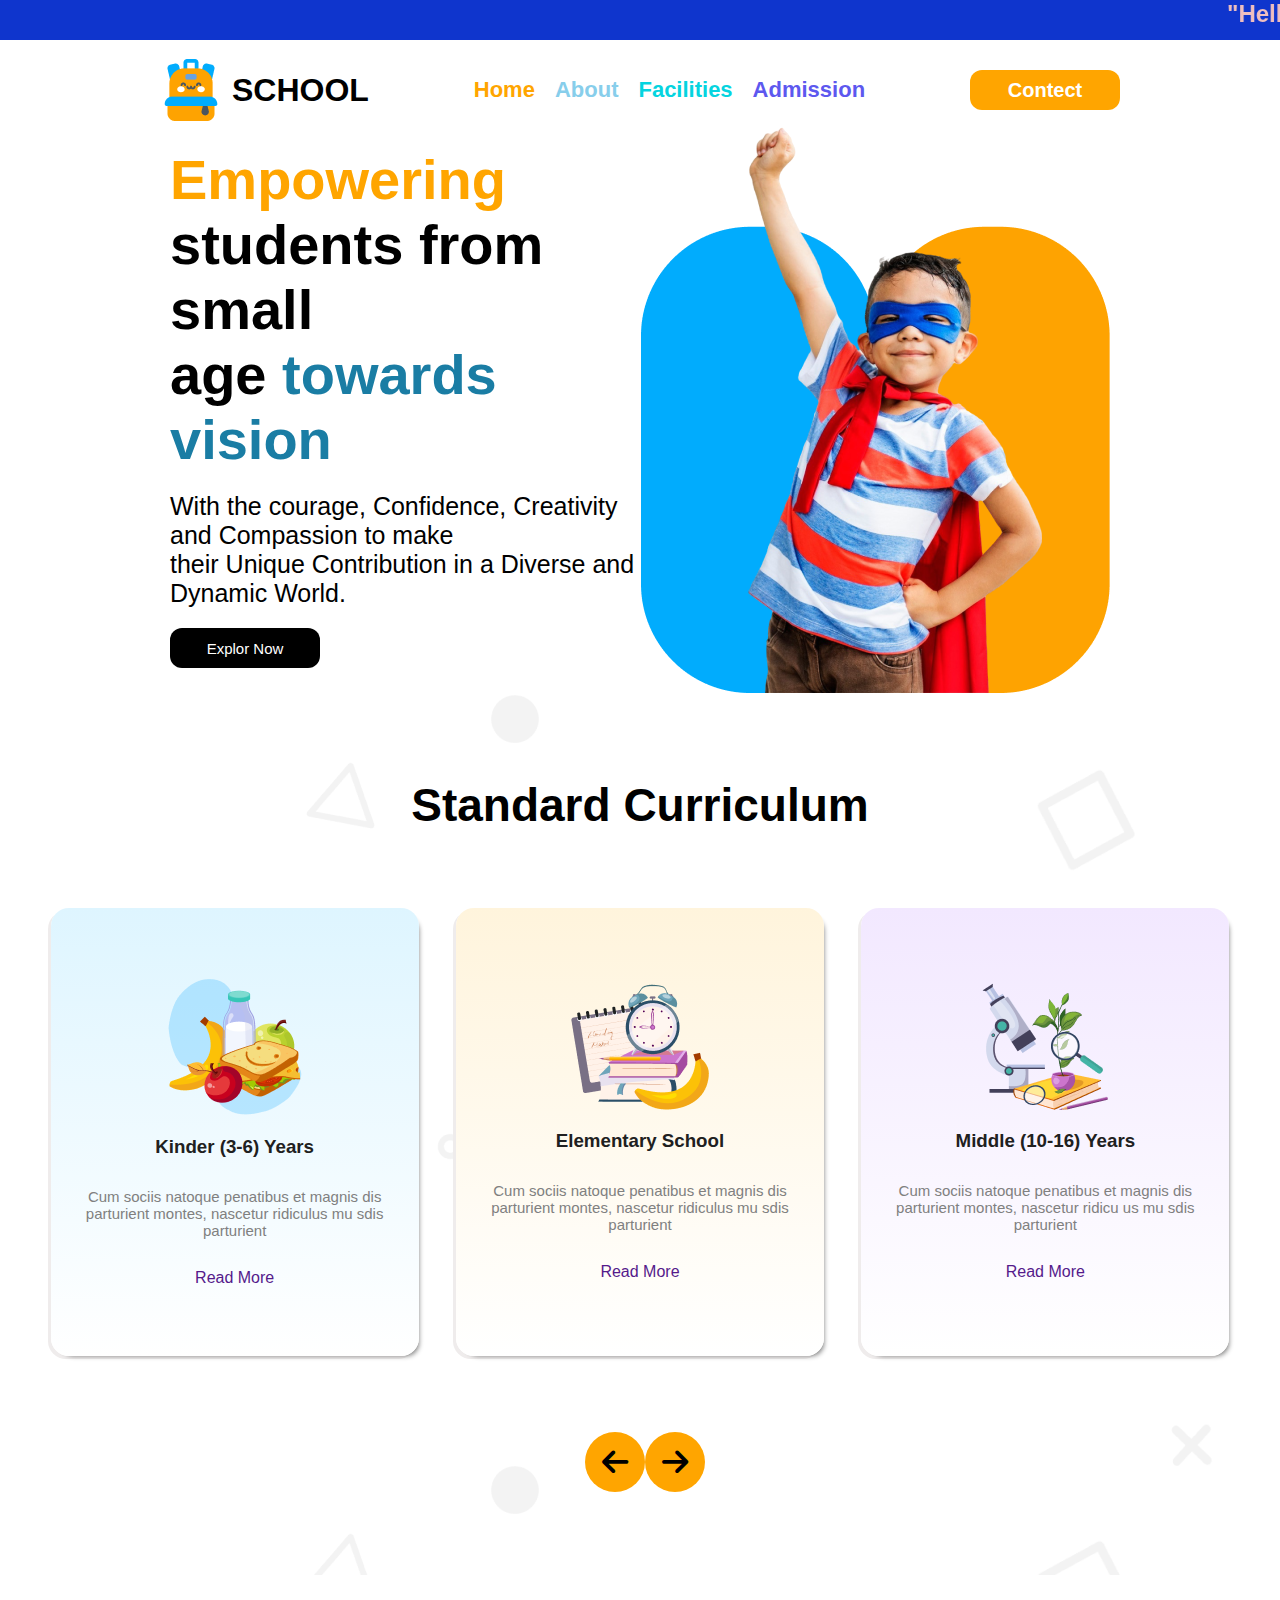
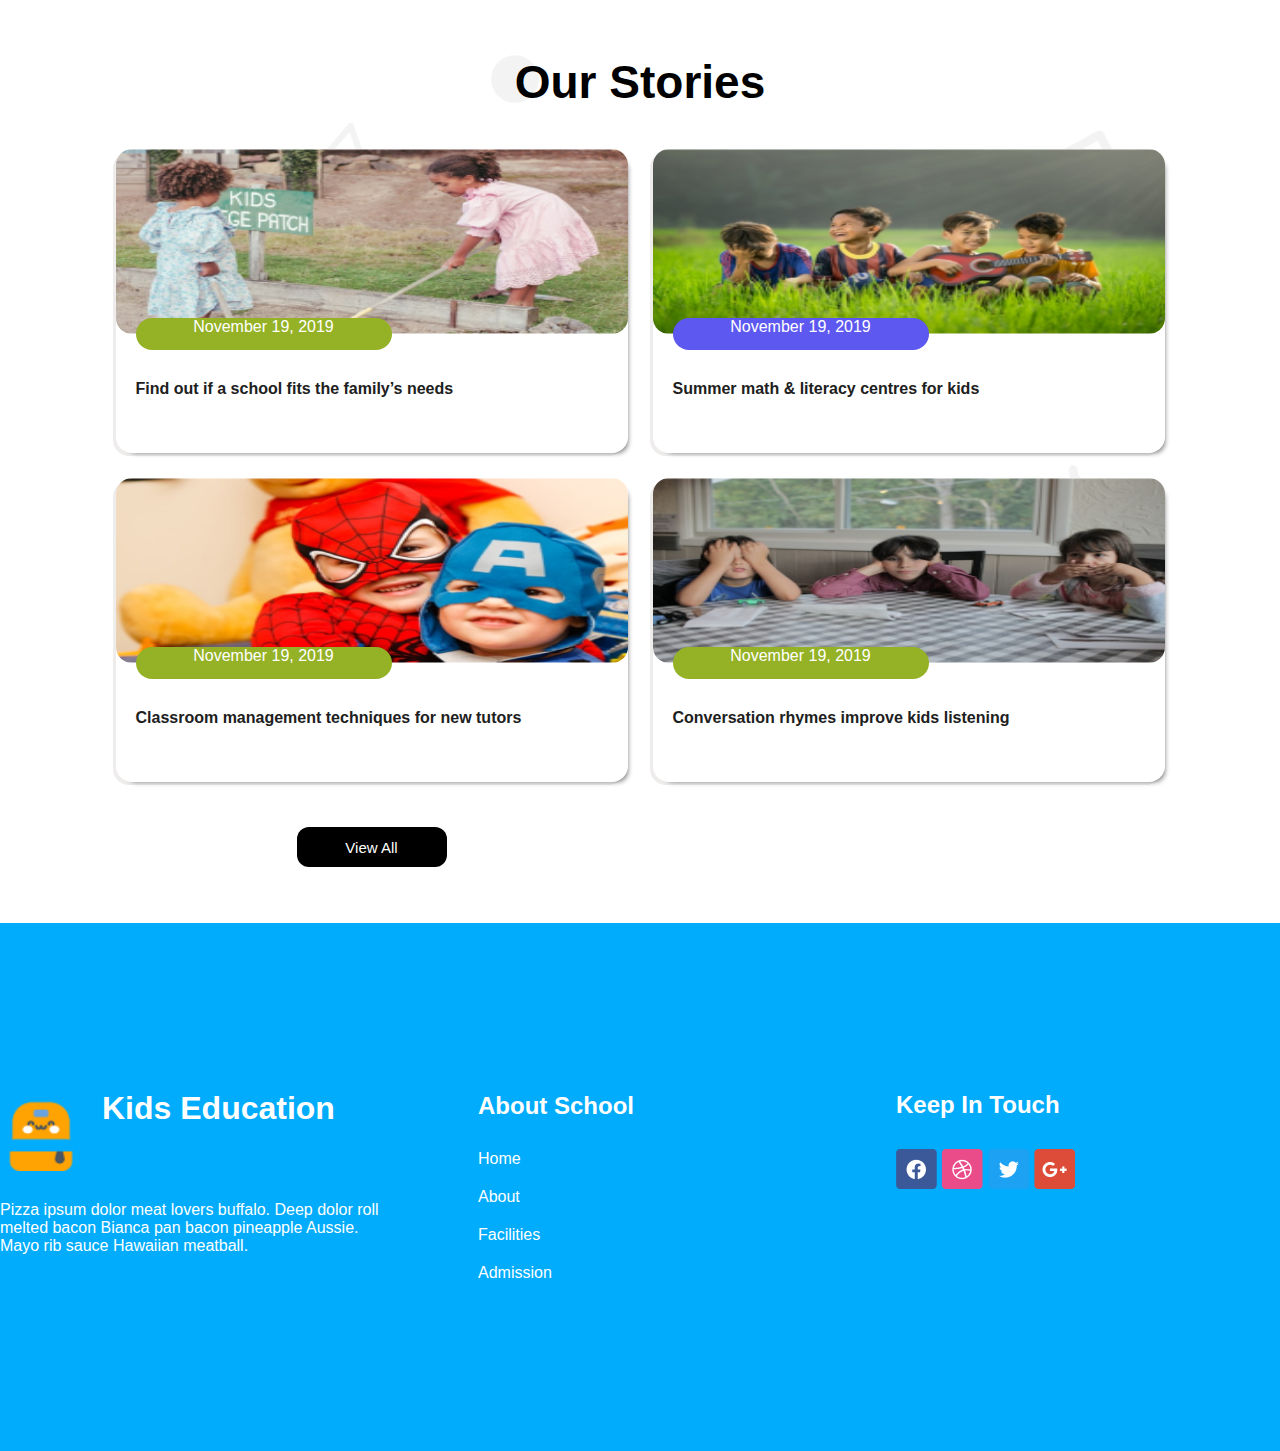
<file: index.html>
<!DOCTYPE html>
<html lang="en">
<head>
    <meta charset="UTF-8">
    <meta name="viewport" content="width=device-width, initial-scale=1.0">
    <title>kids</title>
    <link rel="stylesheet" href="https://cdnjs.cloudflare.com/ajax/libs/font-awesome/6.7.2/css/all.min.css" integrity="sha512-Evv84Mr4kqVGRNSgIGL/F/aIDqQb7xQ2vcrdIwxfjThSH8CSR7PBEakCr51Ck+w+/U6swU2Im1vVX0SVk9ABhg==" crossorigin="anonymous" referrerpolicy="no-referrer" />
    <link rel="stylesheet" href="kids1.css">
</head>
<body>
        <div class="Marquee">
           <marquee scrollamount="" behavior="115" direction="">
            <h2>"Hello, my name is Rashed. I am a student currently studying Thakurgaon Polytechnic Institute,Thakurgaon. I am passionate about  technology and science. I enjoy learning and exploring new opportunities to grow and develop my skills."</h2>
           </marquee>
        </div>
    <!-- <section class="nav-section"> -->
        <nav class="nav-container">
            <div class="img-school">
                <img src="images/logo.png" alt="">
                <h1 class="school">SCHOOL</h1>
            </div>
            <ul id="menuList" class="option-container">
                <li class="option1 option">Home</li>
                <li class="option2 option">About</li>
                <li class="option3 option">Facilities</li>
                <li class="option4 option">Admission</li>
            </ul>
            <div class="nav-btn">
                <a class="btn" href="#">Contect</a>
            </div>
            <div class="menu-icon">
                <i class="fa-solid fa-list" onclick="toggleMenu()"></i>
            </div>
        </nav>

        <!-- banner section -->

        <div class="banner-section">
            <div class="banner-container">
                <h1 class="banner-title"><span class="empower">Empowering</span> <br>
                    students from small <br> age <span class="vision">towards vision</span></h1>
                <p class="banner-description">With the courage, Confidence, Creativity and Compassion to make <br> their Unique Contribution in a Diverse and Dynamic World.</p>
                <button class="banner-btn">
                    <a class="btn" href="#">Explor Now </a>
                </button>
            </div>
            <div class="banner-img">
                <img src="images/hero-kids.png" alt="">
            </div>
        </div>

        <!-- curriculum section -->

        <div class="curriculum-section">
            <h2 class="primary-font">Standard Curriculum</h2>
            <div class="box-container">
                <div class="box box1">
                    <img src="images/kinder.png" alt="">
                    <h3 class="primary-title">Kinder (3-6) Years</h3>
                    <p class="primary-description">Cum sociis natoque penatibus et magnis
                        dis parturient montes, nascetur ridiculus
                        mu sdis parturient</p>
                    <a href="">Read More</a>
                </div>
                <div class="box box2">
                    <img src="images/elementary.png" alt="">
                    <h3 class="primary-title">Elementary School</h3>
                    <p class="primary-description">Cum sociis natoque penatibus et magnis
                        dis parturient montes, nascetur ridiculus
                        mu sdis parturient</p>
                    <a href="">Read More</a>
                </div>
                <div class="box box3">
                    <img src="images/middle.png" alt="">
                    <h3 class="primary-title">Middle (10-16) Years</h3>
                    <p class="primary-description">Cum sociis natoque penatibus et magnis
                        dis parturient montes, nascetur ridicu                    us
                        mu sdis parturient</p>
                    <a href="">Read More</a>
                </div>               
            </div>
            <div class="circle">
                <div class="div">
                    <i class="fa-solid fa-arrow-right"></i>
                </div>
                <div class="div">
                    <i class="fa-solid fa-arrow-left"></i>
                </div>
            </div>
        </div>

        <!-- stories section -->

        <div class="stroies-section">
            <h2 class="primary-font stories">Our Stories</h2>
            <div class="stories-photo-container">
                <div class="big-box">
                    <img class="big-img" src="images/story-1.png" alt="">
                    <div class="description-container">
                        <div class="stories-btn primary-stories-btn stories-big-btn">
                            <a class="btn big-btn" href="#">November 19, 2019</a>
                        </div>
                        <div class="description">
                            <h3 class="big-title primary-title">A fun toddler coloring training on
                                classroom</h3>
                            <p class="big-description primary-description">Beautiful branding for changes by Never Now in Australia.
                                changes is a platform for open discussion in an inclusive and
                                collaborative environment, providing the...</p>
                        </div>
                    </div>
                </div>

                <div class="images4-container">
                    <div class="kids-img-container">
                        <img class="big-img" src="images/story-2.png" alt="">
                        <div class="mini-description">
                            <div class="primary-stories-btn mini-btn mini-btn1">
                                <a class="btn" href="">November 19, 2019</a>
                            </div>
                            <p class="primary-title mini-title">Find out if a school fits the family’s needs</p>
                        </div>
                    </div>
                    <div class="kids-img-container">
                        <img class="big-img" src="images/story-3.png" alt="">
                        <div class="mini-description">
                            <div class="primary-stories-btn mini-btn mini-btn2">
                                <a class="btn" href="#">November 19, 2019</a>
                            </div>
                            <p class="primary-title mini-title">Summer math & literacy
                                centres for kids</p>
                        </div>
                    </div>
                    <div class="kids-img-container">
                        <img class="big-img" src="images/story-4.png" alt="">
                        <div class="mini-description">
                            <div class="primary-stories-btn mini-btn mini-btn3">
                                <a class="btn" href="#">November 19, 2019</a>
                            </div>
                            <p class="primary-title mini-title">Classroom management
                                techniques for new tutors</p>
                        </div>
                    </div>
                    <div class="kids-img-container">
                        <img class="big-img" src="images/story-5.png" alt="">
                        <div class="mini-description">
                            <div class="primary-stories-btn mini-btn mini-btn4">
                                <a class="btn" href="#">November 19, 2019</a>
                            </div>
                            <p class="primary-title mini-title">Conversation rhymes
                                improve kids listening</p>
                        </div>
                    </div>
                    <div class="last-btn">
                        <button class="banner-btn ">
                            <a class="btn" href="#">View All </a>
                        </button>
                    </div>
                </div>
                
            </div>
        </div>

        <!-- footer section -->

        <div class="footer-section">
            <div class="footer-div">
                <div class="footer-box">
                    <div class="kids-img">
                        <img id="icon" src="images/logo.png" alt="">
                        <h1 id="kids-edu" class="school">Kids Education</h1>
                    </div>
                    <p class=" btn footer-description">Pizza ipsum dolor meat lovers buffalo. Deep dolor roll melted bacon Bianca pan bacon pineapple Aussie. Mayo rib sauce Hawaiian meatball.</p>
                </div>
                <div id="midile-box" class="footer-box">
                    <h2 class=" btn">About School</h2>
                    <div class="menu">
                        <p class="btn">Home</p>
                        <p class="btn">About</p>
                        <p class="btn">Facilities</p>
                        <p class="btn">Admission</p> 
                    </div>
                </div>
                <div class="footer-box">
                    <div id="footer-logo">
                        <h2  class=" btn ">Keep In Touch</h2>
                         <div class="logo">
                             <img src="images/fb.png" alt="">
                             <img src="images/dribble.png" alt="">
                             <img src="images/twitter.png" alt="">
                             <img src="images/google+.png" alt="">
                         </div>
                    </div>
                </div>
            </div>
        </div>

        <script>
            let menuList = document.getElementById("menuList")
            menuList.style.maxHeight ="0px";

            function toggleMenu(){
                 if(menuList.style.maxHeight =="0px")
                 {
                    menuList.style.maxHeight ="300px"; 
                 }
                 else{
                    menuList.style.maxHeight = "0px";
                 }
            }

        </script>
</body>
</html>
</file>
<file: kids1.css>
*{
    margin: 0px;
    padding: 0px;
    box-sizing: border-box;
    font-family: sans-serif;
}
.Marquee{
    height: 40px;
    width: 100vw;
    color: #efbfbf;
    align-items: center;
    justify-content: center;
    background-color: rgb(15, 53, 205);
}

/* shared style */

a, li{
    text-decoration: none;
    list-style-type: none;
}
html,body{
    height: 100%;
    width: 100%;
}
.btn{
    color: #FFFFFF;
}
.primary-font{
    font-weight: bold;
    font-size: 46px;
    color: #000000;
}
.primary-title{
    font-weight: bold;
    font-display: 24px;
    color: #202020;
}
.primary-description{
    font-weight: 600px;
    font-size: 15px;
    color: #808080;
    margin: 10px;
}
.circle{
    height: 60px;
    width: 130px;
    display: flex;
    flex-direction: row-reverse;
}
.div{
    height: 60px;
    width: 60px;
    background-color: orange;
    border-radius: 50%;
   
}
.primary-stories-btn{
    height: 2rem;
    position: relative;
    text-align: center;
    width: 10rem;
    color: #FFFFFF;
    border-radius: 16px;
    background-color: #5D58EF;
}
/* navbar style */
    

.nav-container{
    padding: 10px 30px;
    display: flex;
    justify-content: space-between;
    align-items: center;
    position: relative;
    height: 60px;
    margin: 0 130px;
    margin-top: 20px;
}
.img-school{
    display: flex;
    align-items: center;
    gap: 10px;
}
.option-container{
    display: flex;
    align-items: center;
    gap: 20px;
}
.option{
    font-weight: bold;
    font-size: 22px;
}
.option1{
    color: orange;
}
.option2{
    color: skyblue;
}
.option3{
    color: #05D4DF;
}
.option4{
    color: #5D58EF;
}
.menu-icon{
    display: none;
}
i{
    font-size:30px;
}
.nav-btn{
    display: flex;
    height: 40px;
    width: 150px;
    border-radius: 12px;
    font-weight: bold;
    font-size: 20px;
    background-color: orange;
    align-items: center;
    justify-content: center;
}

/* banner style */

.banner-section{
    height: 575px;
    position: relative;
    display: flex;
    align-items: center;
    justify-content: space-between;
}
.banner-title{
    font-weight: bold;
    font-size: 56px;
}
.banner-description{
    font-size: 25px;
    margin-top: 20px;

}
.banner-btn{
    width: 150px;
    height: 40px;
    margin-top: 20px;
    font-size: 15px;
    background-color: black;
    border-radius: 12px;
    border: none;
}
.banner-container{
    margin-left: 170px;
}
.empower{
    color: orange;
}
.vision{
    color: rgb(26, 125, 164);
}
.banner-img{
    margin-right: 170px;
}

/* curriculum style */

.curriculum-section{
    height: 880px;
    position: relative;
    display: flex;
    flex-direction: column;
    gap: 80px;
    background-image: url("images/bg.png");
    align-items: center;
    justify-content: center;
}
.box-container{
    display: flex;
    justify-content: space-around;
    align-items: center;
    height: 440px;
    width: 95%;

}
.box{
    height: 28rem;
    width: 23rem;
    display: flex;
    flex-direction: column;
    justify-content: center;
    align-items: center;
    text-align: center;
    gap: 20px;
    border-radius: 18px;

    
}
.box1{
    background: linear-gradient(#DEF5FF,#FFFFFF);
    box-shadow: 5px 5px 5px -5px gray, -3px 3px rgb(239, 236, 236);
}
.box2{
    background: linear-gradient(#FFF4DC, #FFFFFF);
    box-shadow: 5px 5px 5px -5px gray, -3px 3px rgb(239, 236, 236);
}
.box3{
    background: linear-gradient(#F2E8FF,#FFFFFF);
    box-shadow: 5px 5px 5px -5px gray, -3px 3px rgb(239, 236, 236);
}
.div{
    display: flex;
    justify-content: center;
    align-items: center;
}

/* stories style */
.stroies-section{
    /* height: 55rem; */
    width: 100%;
    display: flex;
    flex-direction: column;
    justify-content: center;
    align-items: center;
    text-align: center;
    background-image: url("images/bg.png");
}
.stories-photo-container{
    /* height: 39rem;
    width: 88rem; */
    display: flex;
    justify-content:center;
    gap: 20px;
    
}
.big-box{
    height: 39rem;
    width: 47%;
    border-radius: 16px;
    display: flex;
    justify-content: center;
    align-items: center;
    flex-direction: column;
    background-color: #FFFFFF;
    gap: 10px;
    box-shadow:5px 5px 5px -5px gray, -3px 3px rgb(239, 236, 236);
}
.images4-container{
    height: 39rem;
    width: 44%;
    display: grid;
    gap: 25px;
    grid-template-columns: repeat(2,1fr);
    justify-content: center;
    align-items: center;
}
.big-img{
    width: 100%;
    height: 61%;
    border-radius: 16px;
    
}
.stories-btn{
    margin-top: -120px;
}
.kids-img-container{
    height: 19rem;
    width: 19rem;
    border-radius: 1rem;
    background-color: #FFFFFF;
    box-shadow:5px 5px 5px -5px gray, -3px 3px rgb(239, 236, 236);
}
.description-container{
    display: flex;
    height: 39%;
    width: 95%;
    gap: 50px;
    text-align: start;
    justify-content: center;
    flex-direction: column;
}
.big-btn{
  margin-top: 30px;
}
.big-description{
    margin-top: 30px;
}
.mini-btn{
    margin-top: -20px;
}
.mini-description{
    display: flex;
    flex-direction: column;
    text-align: start;
    margin-left: 20px;
}
.mini-title{
    margin-top: 30px;
}
.stories{
    margin-bottom: 40px;
}
.stories-big-btn{
    background-color: #3CD8E8;
}
.mini-btn1{
    background-color: #95B226;
}
.mini-btn2{
    background-color: #5D58F0;
}
.mini-btn3{
    background-color: #95B226;
}
.mini-btn4{
    background-color: #95B226;
}
.last-btn{
    width: 100%;
    display: flex;
    justify-content: center;
    align-items: center;
    text-align: center;
   
}
/* footer style */

.footer-section{
    height: 33rem;
    width: 100%;
    margin-top: 150px;
    display: flex;
    justify-content: center;
    align-items: center;
    background-color: #01ACFD;
}
.footer-div{
    height: 20rem;
    width: 80rem;
    display: flex;
    justify-content: space-between;
}
.footer-box{
    height: 100%;
    width: 30%;
    display: flex;
    flex-direction: column;
    gap: 30px;
    justify-content: center;
   
}
.kids-img{
    display: flex;
    gap: 20px;
    color: #FFFFFF;
    margin-top: -30px;
}
.menu{
    display: flex;
    flex-direction: column;
    gap: 20px;
}
#footer-logo{
    margin-bottom: 90px;
}
.logo{
    margin-top: 30px;
}
#midile-box{
    margin-left: 60px;
}
#icon{
    height: 81px;
    width: 82px;
}

/* responsive */

@media screen and (max-width: 1300px) {
    .big-box{
        display: none;
    }
    .stories-photo-container{
        display: flex;
        flex-direction: column;
    }
    .stroies-section{
        display: flex;
        justify-content: center;
        align-items: center;
        margin-top: 80px;
        
    }
    .images4-container{
        justify-content: center;
        align-items: center;
        width: 60vw;
    }
    .kids-img-container{
        width: 40vw;
    }
    .mini-btn{
        width: 20vw;
    }
    #kids-edu{
        display: block;
    }
   
}

@media screen and (max-width:1200px ) {
    .box-container{
        display: grid;
        grid-template-columns: repeat(2,1fr);
        justify-content: center;
        align-items: center;
        text-align: center;
        height: 100%;
    }
    .curriculum-section{
        margin-top: 200px;
        gap: 20px;
        align-items: center;
        justify-content: center;
    }
    .circle{
        display: none;
    }
    .stroies-section{
        margin-top: 200px;
    }
    
}

@media screen and (max-width:800px) {
    nav ul{
        position: absolute;
        flex-direction: row;
        justify-content: center;
        text-align: center;
        top: 70px;
        left: 0px;
        overflow: hidden;
        right: 0px;
        gap: 0px;
    }
    .nav-container{
        margin: 0 auto;
    }

    nav ul li{
        padding: 0px;
    }
    .nav-btn, .school{
        display: none;
    }
    .menu-icon{
        display: block;
        justify-content: end;
    }
    #menuList{
        transition: all 0.5s;
    }
    /* banner */
    .banner-section{
        display: flex;
        flex-direction: column-reverse;
        justify-content: center;
        margin-top: 250px;
    }
    .banner-container,
    .box-container
    {
        display: flex;
        flex-direction: column;
        justify-content: center;
        align-items: center;
        margin: 0 auto;
    }
    .banner-title{
        text-align: center;
    }
    .banner-description{
        text-align: center;
    }
    
    .banner-img{
        display: flex;
        justify-content: center;
        align-items: center;
        margin: 0 ;
       
    }
    .banner-img img{
        width: 90%;
    }
    .curriculum-section{
        margin-top: 400px;
        text-align: center;
    }
    .circle{
        display: none;
    }
    .box-container{
        margin-top: 20px;
       
    }
    .box{
       
        margin-top: 30px;
    }
    .footer-section{
        height: 50rem;
        margin-top: 120px;
    }
    .footer-box{
        margin-left: 60px;
    }
    .footer-description{
        
    }
    .footer-div{
        display: flex;
        gap: 20px;
        margin-bottom: 300px;
        flex-direction: column;

    }
    .logo{
        display: flex;
        gap: 20px;
    }
   
   
}
</file>
